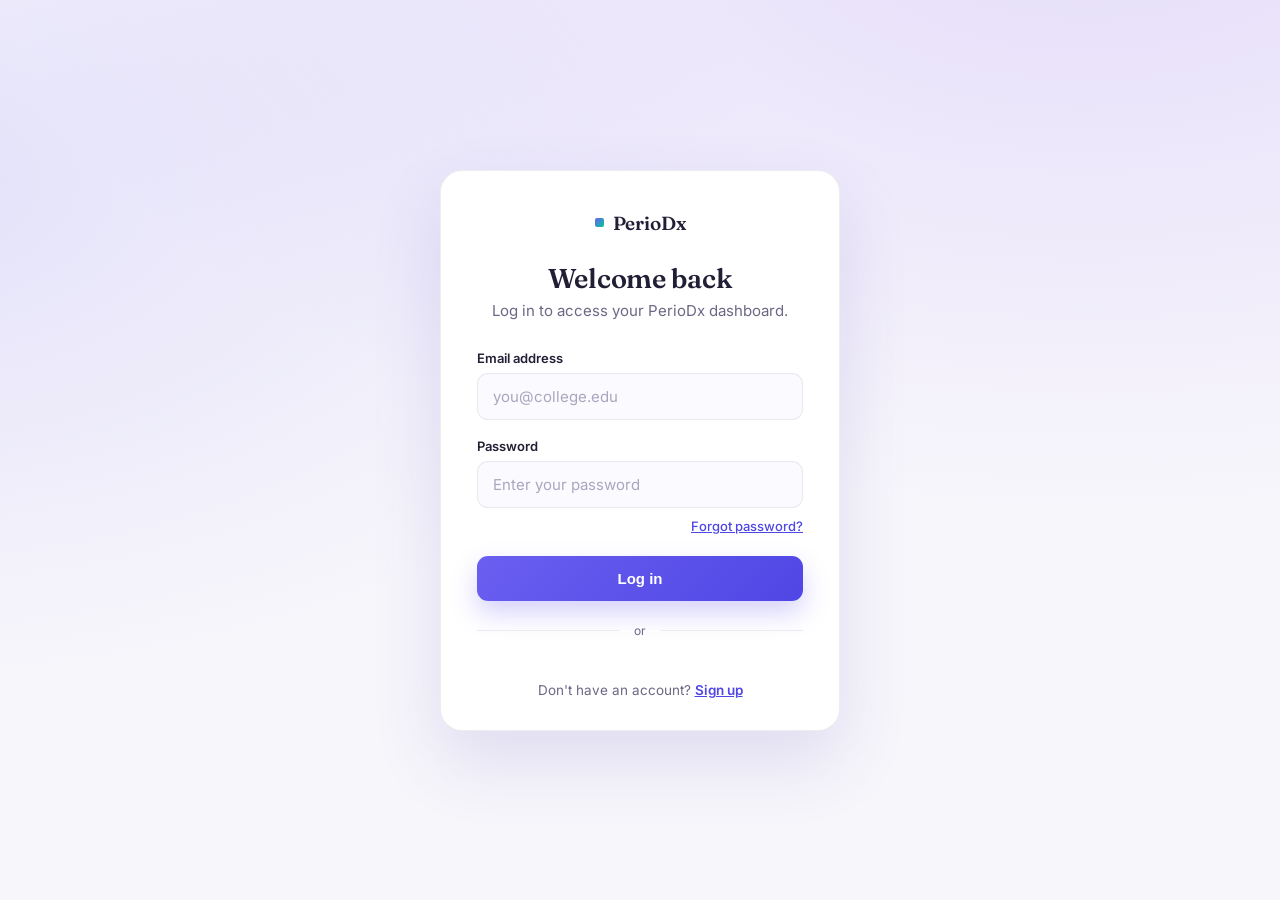
<file: templates/login.html>
<!DOCTYPE html>
<html lang="en">
<head>
<meta charset="UTF-8">
<meta name="viewport" content="width=device-width, initial-scale=1.0">
<title>Log in — PerioDx</title>
<link rel="preconnect" href="https://fonts.googleapis.com">
<link rel="preconnect" href="https://fonts.gstatic.com" crossorigin>
<link href="https://fonts.googleapis.com/css2?family=Fraunces:opsz,wght@9..144,500;9..144,600&family=Inter:wght@400;500;600;700&family=JetBrains+Mono:wght@400;500&display=swap" rel="stylesheet">
<style>
  :root{
    --violet-1:#6a5ff0;
    --violet-2:#8b5cf6;
    --violet-3:#4f46e5;
    --ink:#211f36;
    --muted:#6b6885;
    --card:#ffffff;
    --hair:rgba(33,31,54,0.08);
    --mint:#00c896;
    --danger:#e0455a;
    --font-display:'Fraunces', serif;
    --font-body:'Inter', sans-serif;
    --font-mono:'JetBrains Mono', monospace;
  }

  *{margin:0;padding:0;box-sizing:border-box;}

  body{
    font-family:var(--font-body);
    color:var(--ink);
    background:
      radial-gradient(1100px 600px at 85% -10%, rgba(139,92,246,0.16), transparent),
      radial-gradient(900px 500px at -10% 20%, rgba(106,95,240,0.14), transparent),
      #f7f6fb;
    min-height:100vh;
    display:flex;
    align-items:center;
    justify-content:center;
    padding:28px;
    -webkit-font-smoothing:antialiased;
  }

  a{color:inherit;}

  .card{
    width:100%;
    max-width:400px;
    background:var(--card);
    border:1px solid var(--hair);
    border-radius:22px;
    box-shadow:0 30px 70px rgba(76,63,180,0.14);
    padding:40px 36px 32px;
  }

  .brand{
    display:flex;
    align-items:center;
    justify-content:center;
    gap:9px;
    margin-bottom:26px;
  }
  .brand .dot{
    width:9px;height:9px;border-radius:2px;
    background:linear-gradient(135deg,var(--violet-1),var(--mint));
  }
  .brand span{
    font-family:var(--font-display);font-weight:600;font-size:19px;letter-spacing:-0.01em;
  }

  h1{
    font-family:var(--font-display);
    font-weight:600;
    font-size:1.7rem;
    text-align:center;
    letter-spacing:-0.01em;
    margin-bottom:6px;
  }
  .sub{
    text-align:center;
    color:var(--muted);
    font-size:0.94rem;
    margin-bottom:30px;
  }

  form{display:flex;flex-direction:column;gap:18px;}

  .field label{
    display:block;
    font-size:13px;
    font-weight:600;
    margin-bottom:7px;
    color:var(--ink);
  }
  .field input{
    width:100%;
    padding:13px 15px;
    border:1.5px solid var(--hair);
    border-radius:11px;
    font-size:15px;
    font-family:var(--font-body);
    color:var(--ink);
    background:#fbfaff;
    transition:border-color .2s ease, box-shadow .2s ease, background .2s ease;
  }
  .field input::placeholder{color:#a9a6bd;}
  .field input:focus{
    outline:none;
    border-color:var(--violet-1);
    background:#fff;
    box-shadow:0 0 0 4px rgba(106,95,240,0.12);
  }
  .field input.invalid{border-color:var(--danger);animation:shake .4s ease-in-out;}
  @keyframes shake{25%{transform:translateX(-5px);}75%{transform:translateX(5px);}}

  .row-between{display:flex;justify-content:flex-end;margin-top:-8px;}
  .row-between a{font-size:13px;color:var(--violet-3);font-weight:500;}
  .row-between a:hover{text-decoration:underline;}

  .btn-primary{
    margin-top:4px;
    width:100%;
    padding:14px;
    border:none;
    border-radius:11px;
    font-size:15px;
    font-weight:600;
    color:#fff;
    background:linear-gradient(135deg,var(--violet-1),var(--violet-3));
    box-shadow:0 12px 26px rgba(106,95,240,0.28);
    cursor:pointer;
    transition:transform .2s ease, box-shadow .2s ease, opacity .2s ease;
  }
  .btn-primary:hover{transform:translateY(-1px);box-shadow:0 16px 34px rgba(106,95,240,0.34);}
  .btn-primary:disabled{opacity:0.65;cursor:not-allowed;transform:none;}

  .divider{
    display:flex;align-items:center;gap:14px;
    color:var(--muted);font-size:12px;
    margin:22px 0 18px;
  }
  .divider::before,.divider::after{
    content:'';flex:1;height:1px;background:var(--hair);
  }

  .switch{
    text-align:center;
    margin-top:26px;
    font-size:13.5px;
    color:var(--muted);
  }
  .switch a{color:var(--violet-3);font-weight:600;}
  .switch a:hover{text-decoration:underline;}

  .toast{
    position:fixed;top:22px;right:22px;
    background:var(--ink);color:#fff;
    padding:13px 20px;border-radius:10px;
    font-size:13.5px;font-weight:500;
    box-shadow:0 14px 30px rgba(33,31,54,0.22);
    z-index:999;
    animation:toastIn .25s ease-out;
    max-width:300px;
  }
  .toast.success{background:var(--mint);}
  .toast.error{background:var(--danger);}
  @keyframes toastIn{from{opacity:0;transform:translateY(-8px);}to{opacity:1;transform:translateY(0);}}

  @media (max-width:460px){
    .card{padding:32px 24px 26px;border-radius:18px;}
  }
</style>
</head>
<body>

<div class="card">
  <div class="brand"><span class="dot"></span><span>PerioDx</span></div>
  <h1>Welcome back</h1>
  <p class="sub">Log in to access your PerioDx dashboard.</p>

  <form id="login-form" novalidate>
    <div class="field">
      <label for="email">Email address</label>
      <input type="email" id="email" name="email" placeholder="you@college.edu" required>
    </div>
    <div class="field">
      <label for="password">Password</label>
      <input type="password" id="password" name="password" placeholder="Enter your password" required>
    </div>
    <div class="row-between"><a href="#" id="forgot">Forgot password?</a></div>

    <button type="submit" class="btn-primary" id="submit-btn">Log in</button>
  </form>

  <div class="divider">or</div>

  <!-- Google Auth Container rendered dynamically by GSI -->
  <div id="google-btn-container" style="display: flex; justify-content: center; width: 100%;"></div>

  <p class="switch">Don't have an account? <a href="/signup">Sign up</a></p>
</div>

<!-- Load Google Identity Services script -->
<script src="https://accounts.google.com/gsi/client" async defer onload="initGoogle()"></script>

<script>
  function showToast(msg, type){
    const t = document.createElement('div');
    t.className = 'toast' + (type ? ' ' + type : '');
    t.textContent = msg;
    document.body.appendChild(t);
    setTimeout(() => { t.style.opacity = '0'; t.style.transition='opacity .25s'; setTimeout(()=>t.remove(),250); }, 2600);
  }

  const form = document.getElementById('login-form');
  const btn = document.getElementById('submit-btn');

  form.addEventListener('submit', async (e) => {
    e.preventDefault();

    const email = document.getElementById('email');
    const password = document.getElementById('password');

    if (!email.value.trim() || !password.value.trim()) {
        showToast('Please fill in both fields', 'error');
        return;
    }

    btn.textContent = 'Logging in…';
    btn.disabled = true;

    try {
        const response = await fetch('/login', {
            method: 'POST',
            headers: {
                'Content-Type': 'application/json'
            },
            body: JSON.stringify({
                email: email.value.trim(),
                password: password.value.trim()
            })
        });

        const data = await response.json();

        if(response.ok && data.success){
            showToast('Login successful', 'success');
            setTimeout(()=>{
                window.location.href='/dashboard_user';
            },1000);
        }
        else{
            showToast(data.message || 'Invalid credentials','error');
        }

    } catch(error){
        showToast('Server error','error');
        console.log(error);
    }
    finally{
        btn.textContent='Log in';
        btn.disabled=false;
    }
  });

  document.getElementById('forgot').addEventListener('click', (e) => {
    e.preventDefault();
    showToast('Password reset link sent if the email exists.');
  });





// Initialize Google Auth
  function initGoogle() {
    google.accounts.id.initialize({
      client_id: "{{ google_client_id }}",
      callback: handleGoogleResponse,

      // Automatically log in returning users without them clicking the button
      auto_select: true,

      // Use the browser's native UI instead of a separate popup window
      use_fedcm_for_prompt: true
    });

    const googleBtnContainer = document.getElementById('google-btn-container');
    if (googleBtnContainer) {
      google.accounts.id.renderButton(
        googleBtnContainer,
        {
          theme: 'outline',
          size: 'large',
          width: googleBtnContainer.offsetWidth
        }
      );
    }

    // ADD THIS LINE: This actually triggers the One Tap popup to display
    google.accounts.id.prompt();
  }




  async function handleGoogleResponse(response) {
    const id_token = response.credential;

    showToast('Connecting securely...', '');

    try {
      const res = await fetch('/google-login', {
        method: 'POST',
        headers: { 'Content-Type': 'application/json' },
        body: JSON.stringify({ id_token: id_token })
      });

      if (!res.ok) {
        console.error("Server returned an error status:", res.status);
        showToast("Server error. Check your Flask terminal.", "error");
        return;
      }

      const data = await res.json();

      if (data.success) {
        showToast('Logged in successfully!', 'success');
        setTimeout(() => {
          window.location.href = "/dashboard_user";
        }, 1000);
      } else {
        showToast("Login failed: " + data.message, 'error');
      }
    } catch (error) {
      console.error("Fetch Error:", error);
      showToast("Network error during Google Sign-In.", 'error');
    }
  }
</script>

</body>
</html>
</file>
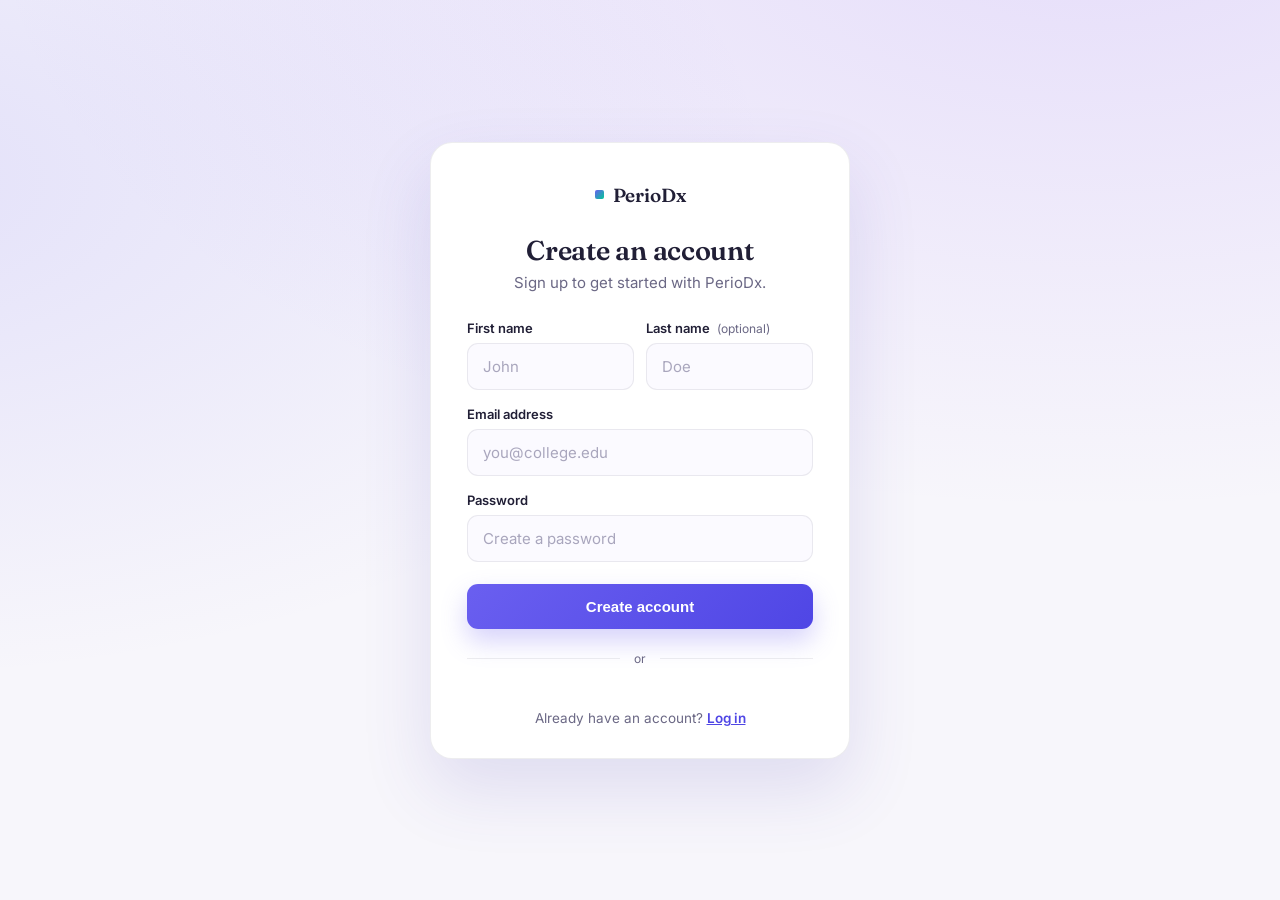
<file: templates/signup.html>
<!DOCTYPE html>
<html lang="en">
<head>
<meta charset="UTF-8">
<meta name="viewport" content="width=device-width, initial-scale=1.0">
<title>Sign up — PerioDx</title>
<link rel="preconnect" href="https://fonts.googleapis.com">
<link rel="preconnect" href="https://fonts.gstatic.com" crossorigin>
<link href="https://fonts.googleapis.com/css2?family=Fraunces:opsz,wght@9..144,500;9..144,600&family=Inter:wght@400;500;600;700&family=JetBrains+Mono:wght@400;500&display=swap" rel="stylesheet">
<style>
  :root{
    --violet-1:#6a5ff0;
    --violet-2:#8b5cf6;
    --violet-3:#4f46e5;
    --ink:#211f36;
    --muted:#6b6885;
    --card:#ffffff;
    --hair:rgba(33,31,54,0.08);
    --mint:#00c896;
    --danger:#e0455a;
    --font-display:'Fraunces', serif;
    --font-body:'Inter', sans-serif;
    --font-mono:'JetBrains Mono', monospace;
  }

  *{margin:0;padding:0;box-sizing:border-box;}

  body{
    font-family:var(--font-body);
    color:var(--ink);
    background:
      radial-gradient(1100px 600px at 85% -10%, rgba(139,92,246,0.16), transparent),
      radial-gradient(900px 500px at -10% 20%, rgba(106,95,240,0.14), transparent),
      #f7f6fb;
    min-height:100vh;
    display:flex;
    align-items:center;
    justify-content:center;
    padding:28px;
    -webkit-font-smoothing:antialiased;
  }

  a{color:inherit;}

  .card{
    width:100%;
    max-width:420px;
    background:var(--card);
    border:1px solid var(--hair);
    border-radius:22px;
    box-shadow:0 30px 70px rgba(76,63,180,0.14);
    padding:40px 36px 32px;
  }

  .brand{
    display:flex;
    align-items:center;
    justify-content:center;
    gap:9px;
    margin-bottom:26px;
  }
  .brand .dot{
    width:9px;height:9px;border-radius:2px;
    background:linear-gradient(135deg,var(--violet-1),var(--mint));
  }
  .brand span{
    font-family:var(--font-display);font-weight:600;font-size:19px;letter-spacing:-0.01em;
  }

  h1{
    font-family:var(--font-display);
    font-weight:600;
    font-size:1.7rem;
    text-align:center;
    letter-spacing:-0.01em;
    margin-bottom:6px;
  }
  .sub{
    text-align:center;
    color:var(--muted);
    font-size:0.94rem;
    margin-bottom:28px;
  }

  /* Form Step Visibility */
  .step { display: none; }
  .step.active { display: block; }

  form{display:flex;flex-direction:column;gap:16px;}

  .field-group {
    display: flex;
    gap: 12px;
  }
  .field-group .field {
    flex: 1;
  }

  .field label{
    display:block;
    font-size:13px;
    font-weight:600;
    margin-bottom:7px;
    color:var(--ink);
  }
  .field label .optional{
    font-weight:400;
    color:var(--muted);
    font-size:12px;
    margin-left:4px;
  }
  .field input{
    width:100%;
    padding:13px 15px;
    border:1.5px solid var(--hair);
    border-radius:11px;
    font-size:15px;
    font-family:var(--font-body);
    color:var(--ink);
    background:#fbfaff;
    transition:border-color .2s ease, box-shadow .2s ease, background .2s ease;
  }
  .field input::placeholder{color:#a9a6bd;}
  .field input:focus{
    outline:none;
    border-color:var(--violet-1);
    background:#fff;
    box-shadow:0 0 0 4px rgba(106,95,240,0.12);
  }
  .field input.invalid{border-color:var(--danger);animation:shake .4s ease-in-out;}
  @keyframes shake{25%{transform:translateX(-5px);}75%{transform:translateX(5px);}}

  .btn-primary{
    margin-top:6px;
    width:100%;
    padding:14px;
    border:none;
    border-radius:11px;
    font-size:15px;
    font-weight:600;
    color:#fff;
    background:linear-gradient(135deg,var(--violet-1),var(--violet-3));
    box-shadow:0 12px 26px rgba(106,95,240,0.28);
    cursor:pointer;
    transition:transform .2s ease, box-shadow .2s ease, opacity .2s ease;
  }
  .btn-primary:hover{transform:translateY(-1px);box-shadow:0 16px 34px rgba(106,95,240,0.34);}
  .btn-primary:disabled{opacity:0.65;cursor:not-allowed;transform:none;}

  .divider{
    display:flex;align-items:center;gap:14px;
    color:var(--muted);font-size:12px;
    margin:22px 0 18px;
  }
  .divider::before,.divider::after{
    content:'';flex:1;height:1px;background:var(--hair);
  }

  .btn-google{
    width:100%;
    padding:12px;
    border:1.5px solid var(--hair);
    border-radius:11px;
    background:#fff;
    font-size:14.5px;
    font-weight:600;
    color:var(--ink);
    display:flex;
    align-items:center;
    justify-content:center;
    gap:10px;
    cursor:pointer;
    transition:border-color .2s ease, transform .2s ease, box-shadow .2s ease;
  }
  .btn-google:hover{border-color:#d5d2e8;transform:translateY(-1px);box-shadow:0 8px 20px rgba(33,31,54,0.06);}
  .btn-google svg{width:18px;height:18px;}

  .switch{
    text-align:center;
    margin-top:26px;
    font-size:13.5px;
    color:var(--muted);
  }
  .switch a{color:var(--violet-3);font-weight:600;}
  .switch a:hover{text-decoration:underline;}

  /* OTP Verification Styles */
  .otp-info {
    background: #f1effd;
    border: 1px solid rgba(106, 95, 240, 0.2);
    border-radius: 12px;
    padding: 12px 14px;
    margin-bottom: 20px;
    font-size: 13px;
    color: var(--ink);
    line-height: 1.4;
  }
  .otp-input {
    display: flex;
    justify-content: center;
    gap: 8px;
    margin: 24px 0;
  }
  .otp-digit {
    width: 44px;
    height: 50px;
    text-align: center;
    border: 1.5px solid var(--hair);
    border-radius: 11px;
    font-size: 20px;
    font-family: var(--font-mono);
    font-weight: 600;
    color: var(--ink);
    background: #fbfaff;
    transition: border-color .2s ease, box-shadow .2s ease;
  }
  .otp-digit:focus {
    outline: none;
    border-color: var(--violet-1);
    background: #fff;
    box-shadow: 0 0 0 4px rgba(106, 95, 240, 0.12);
  }
  .resend-container {
    text-align: center;
    margin-top: 14px;
  }
  .resend-otp {
    color: var(--violet-3);
    font-size: 13.5px;
    font-weight: 600;
    text-decoration: none;
    cursor: pointer;
  }
  .resend-otp:hover {
    text-decoration: underline;
  }

  .toast{
    position:fixed;top:22px;right:22px;
    background:var(--ink);color:#fff;
    padding:13px 20px;border-radius:10px;
    font-size:13.5px;font-weight:500;
    box-shadow:0 14px 30px rgba(33,31,54,0.22);
    z-index:999;
    animation:toastIn .25s ease-out;
    max-width:300px;
  }
  .toast.success{background:var(--mint);}
  .toast.error{background:var(--danger);}
  @keyframes toastIn{from{opacity:0;transform:translateY(-8px);}to{opacity:1;transform:translateY(0);}}

  @media (max-width:460px){
    .card{padding:32px 24px 26px;border-radius:18px;}
    .field-group { flex-direction: column; gap: 16px; }
    .otp-digit { width: 38px; height: 46px; font-size: 18px; }
  }
</style>
</head>
<body>

<div class="card">
  <div class="brand"><span class="dot"></span><span>PerioDx</span></div>

  <!-- STEP 1: Registration Form -->
  <div id="signup-step" class="step active">
    <h1>Create an account</h1>
    <p class="sub">Sign up to get started with PerioDx.</p>

    <form id="signup-form" novalidate onsubmit="handleSignup(event)">
      <div class="field-group">
        <div class="field">
          <label for="first-name">First name</label>
          <input type="text" id="first-name" name="firstName" placeholder="John" required>
        </div>
        <div class="field">
          <label for="last-name">Last name <span class="optional">(optional)</span></label>
          <input type="text" id="last-name" name="lastName" placeholder="Doe">
        </div>
      </div>

      <div class="field">
        <label for="email">Email address</label>
        <input type="email" id="email" name="email" placeholder="you@college.edu" required>
      </div>

      <div class="field">
        <label for="password">Password</label>
        <input type="password" id="password" name="password" placeholder="Create a password" required>
      </div>

      <button type="submit" class="btn-primary" id="submit-btn">Create account</button>
    </form>

    <div class="divider">or</div>

    <!-- Empty container. Google will automatically inject its own standard button here -->
    <div id="google-btn-container" style="display: flex; justify-content: center; width: 100%;"></div>

    <p class="switch">Already have an account? <a href="/login">Log in</a></p>
  </div>

  <!-- STEP 2: Verification Step -->
  <div id="verification-step" class="step">
    <h1>Verify Email</h1>
    <p class="sub">We sent a 6-digit code to <br><strong id="email-display" style="color:var(--ink);"></strong></p>

    <div class="otp-info">
      📧 Enter the 6-digit OTP sent to your email to verify your account.
    </div>

    <div class="otp-input">
      <input type="text" class="otp-digit" maxlength="1" oninput="moveToNext(this, 0)">
      <input type="text" class="otp-digit" maxlength="1" oninput="moveToNext(this, 1)">
      <input type="text" class="otp-digit" maxlength="1" oninput="moveToNext(this, 2)">
      <input type="text" class="otp-digit" maxlength="1" oninput="moveToNext(this, 3)">
      <input type="text" class="otp-digit" maxlength="1" oninput="moveToNext(this, 4)">
      <input type="text" class="otp-digit" maxlength="1" oninput="moveToNext(this, 5)">
    </div>

    <button type="button" onclick="verifyOTP()" class="btn-primary" id="verify-btn">Verify OTP</button>

    <div class="resend-container">
      <a class="resend-otp" onclick="resendOTP()">Resend OTP</a>
    </div>

    <p class="switch">Already verified? <a href="/login">Log in</a></p>
  </div>
</div>

<!-- Load Google Identity Services with onload callback -->
<script src="https://accounts.google.com/gsi/client" async defer onload="initGoogle()"></script>

<script>
  function showToast(msg, type){
    const t = document.createElement('div');
    t.className = 'toast' + (type ? ' ' + type : '');
    t.textContent = msg;
    document.body.appendChild(t);
    setTimeout(() => { t.style.opacity = '0'; t.style.transition='opacity .25s'; setTimeout(()=>t.remove(),250); }, 2600);
  }

  function validatePassword(password) {
    if (password.length < 6) {
      showToast('Password must be at least 6 characters.', 'error');
      return false;
    }
    return true;
  }

  function validateEmail(email) {
    const emailRegex = /^[^\s@]+@[^\s@]+\.[^\s@]+$/;
    if (!emailRegex.test(email)) {
      showToast('Please enter a valid email address.', 'error');
      return false;
    }
    return true;
  }

  function handleSignup(event) {
    event.preventDefault();
    const firstName = document.getElementById('first-name');
    const lastName = document.getElementById('last-name');
    const email = document.getElementById('email');
    const password = document.getElementById('password');
    const btn = document.getElementById('submit-btn');

    let valid = true;
    [firstName, email, password].forEach(f => {
      if (!f.value.trim()){
        f.classList.add('invalid');
        valid = false;
        setTimeout(() => f.classList.remove('invalid'), 500);
      }
    });

    if (!valid){
      showToast('Please fill in all required fields', 'error');
      return;
    }

    if (!validateEmail(email.value.trim())) return;
    if (!validatePassword(password.value.trim())) return;

    btn.textContent = 'Creating account…';
    btn.disabled = true;

    fetch('/register', {
      method: 'POST',
      headers: { 'Content-Type': 'application/json' },
      body: JSON.stringify({
        firstName: firstName.value.trim(),
        lastName: lastName.value.trim(),
        email: email.value.trim(),
        password: password.value.trim()
      })
    })
    .then(response => response.json())
    .then(data => {
      btn.textContent = 'Create account';
      btn.disabled = false;

      if (data.message) {
        showToast(data.message, 'success');

        document.getElementById('signup-step').classList.remove('active');
        document.getElementById('verification-step').classList.add('active');
        document.getElementById('email-display').textContent = email.value.trim();

        document.querySelector('.otp-digit').focus();
      }
    })
    .catch(error => {
      console.error('Error:', error);
      btn.textContent = 'Create account';
      btn.disabled = false;
      showToast('Something went wrong. Please try again.', 'error');
    });
  }

  function moveToNext(current, index) {
    if (current.value.length === 1) {
      const nextInput = current.parentNode.children[index + 1];
      if (nextInput) {
        nextInput.focus();
      }
    }
  }

  function verifyOTP() {
    const otpInputs = document.querySelectorAll('.otp-digit');
    let otp = '';
    otpInputs.forEach(input => { otp += input.value; });

    if (otp.length !== 6) {
      showToast('Please enter the complete 6-digit OTP.', 'error');
      return;
    }

    const email = document.getElementById('email-display').textContent;
    const verifyBtn = document.getElementById('verify-btn');
    verifyBtn.textContent = 'Verifying…';
    verifyBtn.disabled = true;

    fetch('/verify-otp', {
      method: 'POST',
      headers: { 'Content-Type': 'application/json' },
      body: JSON.stringify({ email, otp })
    })
    .then(response => response.json())
    .then(data => {
      verifyBtn.textContent = 'Verify OTP';
      verifyBtn.disabled = false;

      if (data.message) {
        showToast(data.message, data.message.includes('successfully') ? 'success' : 'error');

        if (data.message.includes('successfully')) {
          setTimeout(() => {
            window.location.href = '/login';
          }, 1500);
        }
      }
    })
    .catch(error => {
      console.error('Error:', error);
      verifyBtn.textContent = 'Verify OTP';
      verifyBtn.disabled = false;
      showToast('Verification failed. Try again.', 'error');
    });
  }

  function resendOTP() {
    const email = document.getElementById('email-display').textContent;

    fetch('/resend-otp', {
      method: 'POST',
      headers: { 'Content-Type': 'application/json' },
      body: JSON.stringify({ email })
    })
    .then(response => response.json())
    .then(data => {
      if (data.message) {
        showToast(data.message, 'success');

        const otpInputs = document.querySelectorAll('.otp-digit');
        otpInputs.forEach(input => input.value = '');
        otpInputs[0].focus();
      }
    })
    .catch(error => {
      console.error('Error:', error);
      showToast('Failed to resend OTP.', 'error');
    });
  }


  // Initialize Google Auth
  function initGoogle() {
    google.accounts.id.initialize({
      client_id: "{{ google_client_id }}",
      callback: handleGoogleResponse,
      auto_select: true // 1. ADD THIS: Tells Google to auto-login returning users
    });

    const googleBtnContainer = document.getElementById('google-btn-container');
    if (googleBtnContainer) {
      google.accounts.id.renderButton(
        googleBtnContainer,
        {
          theme: 'outline',
          size: 'large',
          width: googleBtnContainer.offsetWidth
        }
      );
    }

    // 2. ADD THIS: Triggers the seamless One Tap slide-in prompt
    google.accounts.id.prompt();
  }




  async function handleGoogleResponse(response) {
    const id_token = response.credential;

    // Show an initial toast so the user knows something is happening
    showToast('Connecting securely...', '');

    try {
    const res = await fetch('/google-login', {
      method: 'POST',
      headers: { 'Content-Type': 'application/json' },
      body: JSON.stringify({ id_token: id_token })
    });

    // Catch backend crashes (500 errors) before trying to parse JSON
    if (!res.ok) {
      console.error("Server returned an error status:", res.status);
      showToast("Server error. Check your Flask terminal.", "error");
      return;
    }

    const data = await res.json();

    if (data.success) {
      showToast('Logged in successfully!', 'success');
      setTimeout(() => {
        window.location.href = "/dashboard_user";
      }, 1000);
    } else {
      showToast("Login failed: " + data.message, 'error');
    }
    } catch (error) {
    console.error("Fetch Error:", error);
    showToast("Network error during Google Sign-In.", 'error');
    }
  }




  // Handle backspace key on OTP digits to navigate back smoothly
  document.addEventListener('keydown', function (e) {
    if (e.target.classList.contains('otp-digit') && e.key === 'Backspace' && e.target.value === '') {
      const prevInput = e.target.previousElementSibling;
      if (prevInput && prevInput.classList.contains('otp-digit')) {
        prevInput.focus();
      }
    }
  });
</script>

</body>
</html>
</file>
